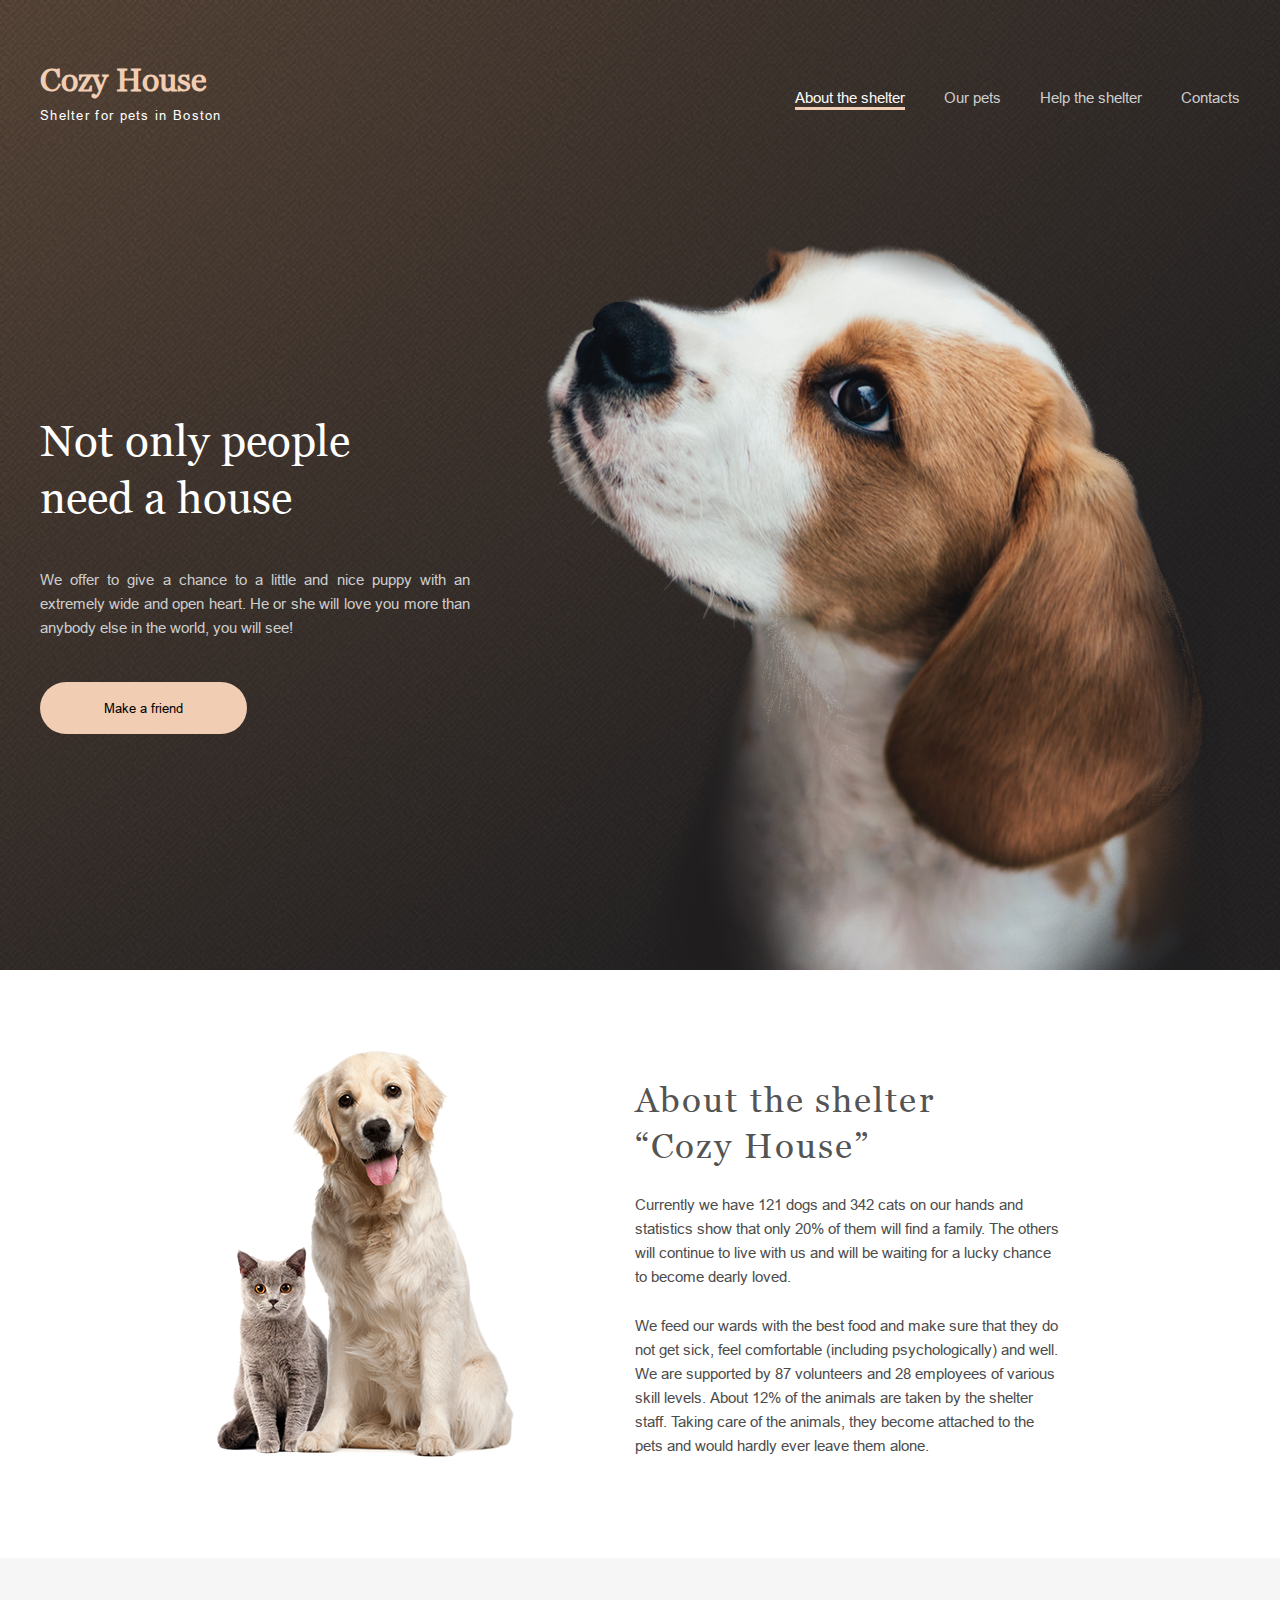
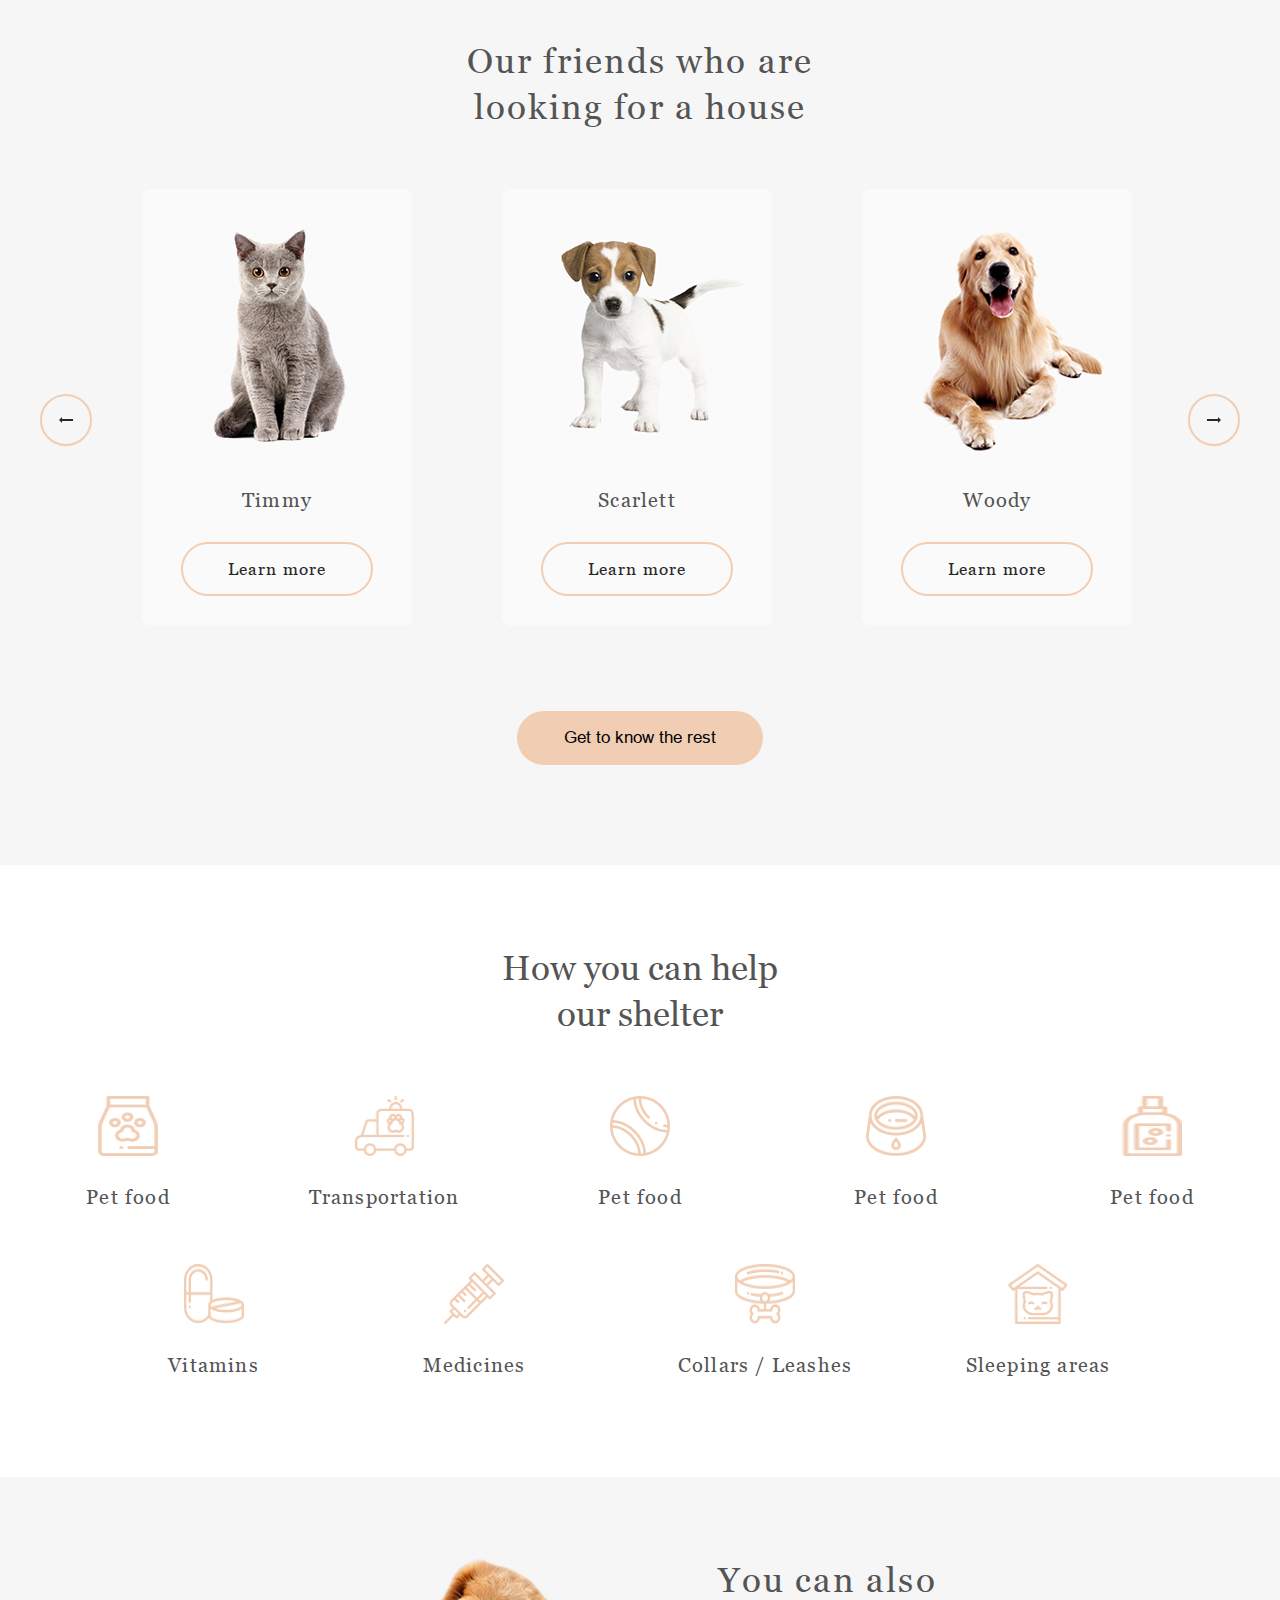
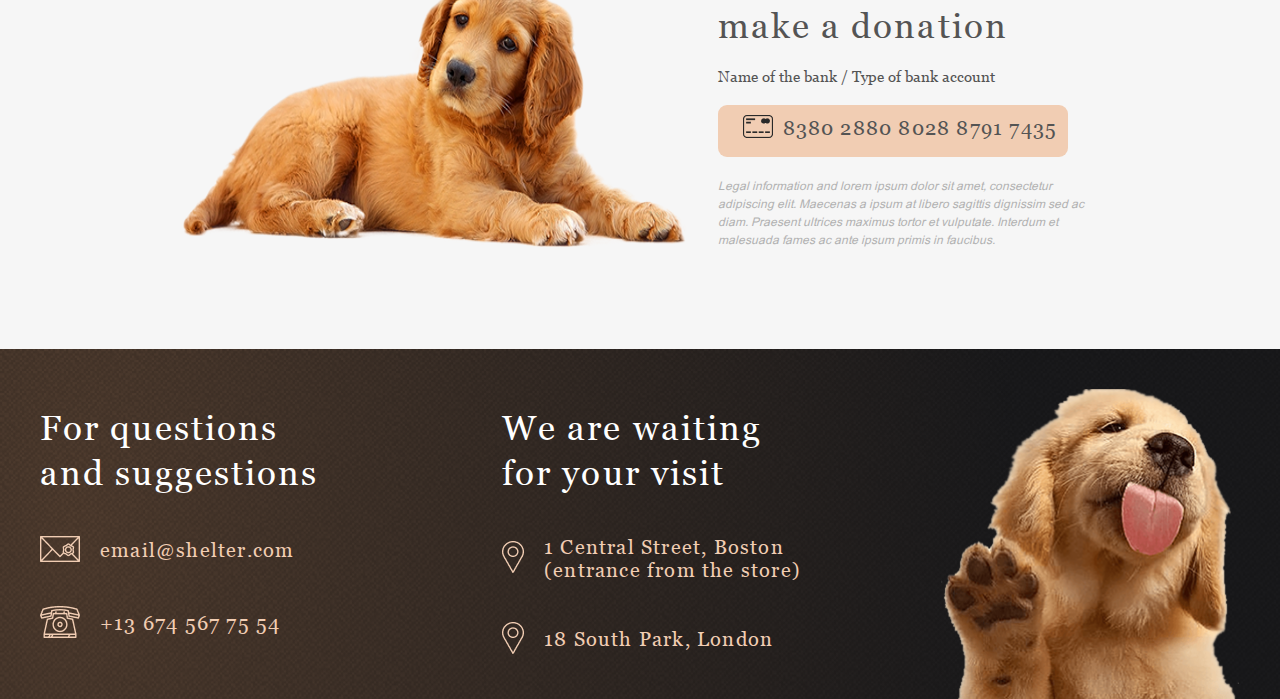
<file: pages/main/index.html>
<!DOCTYPE html>
<html lang="en">
<head>
    <meta charset="UTF-8">
    <meta name="viewport" content="width=device-width, initial-scale=1.0">
    <link rel="stylesheet" href="style.css">
    <title>Cozy House</title>
    <link rel="icon" href="../../assets/icons/paws.png">
</head>


<body>
<div class="slide-popup">
    <div class="popup" id="slider_popup">

        <div class="about-pets">
            <img src="../../assets/images/jennifer.png" class="about-pets-img" alt="dog-jennifer">
            <div class="about-pets-desc">
                <h3 class="pet-name">Jennifer</h3>
                <div class="pet-title-box">
                    <h4 class="pet-origin">Dog </h4>
                    <p class="dash"> - </p>
                    <h4 class="breed"></h4>
                </div>
                <h5 class="pet-descr">Jennifer is a sweet 2 months old Labrador that is patiently waiting
                    to find a new forever home. This girl really enjoys being able to go outside to run
                    and play, but won't hesitate to play up a storm in the house if she has all of her
                    favorite toys.</h5>
                <ul>
                    <li>Age: <span class="pet-age"></span></li>
                    <li>Inoculations: <span class="pet-inoculations"></span></li>
                    <li>Diseases: <span class="pet-diseases"></span></li>
                    <li>Parasites: <span class="pet-parasites"></span></li>
                </ul>
            </div>
        </div>
        <div class="exit-radius" onclick="return_menu(),hideburger()">
            <img src="../../assets/icons/X.png" id="exit_button" alt="exit">
        </div>
    </div>
</div>

<div class="burger">
    <div class="burger-logo-exit">
        <a class="logo-link burger-title-box" href="index.html">
            <h1 class="Title">Cozy House</h1>
            <p class="subtitile">Shelter for pets in Boston</p>
        </a>

        <img src="../../assets/icons/menu-burger.svg" class="burger-exit-menu" id="burger-exit-menu" alt="burger-menu">
    </div>
    <nav class="burger-menu">
        <a href="#start-screen" class="burger-menu-links" onclick="hideburger()">About the shelter</a>
        <a href="../pets/index.html" class="burger-menu-links">Our pets</a>
        <a href="#help" class="burger-menu-links" onclick="hideburger()">Help the shelter</a>
        <a href="#footer" class="burger-menu-links" onclick="hideburger()">Contacts</a>
    </nav>
</div>
<div class="overlay" id="overlay" onclick="return_menu(),hideburger()"></div>

<div class="logo-gradient">
    <header>
        <div class="container">
            <div class="header">
                <div class="logo" id="logo">
                    <a class="logo-link" href="#start-screen">
                        <h1 class="Title">Cozy House</h1>
                        <p class="subtitile">Shelter for pets in Boston</p>
                    </a>
                </div>
                <nav class="nav_menu">
                    <a href="#start-screen" class="nav_menu_start_link start-burger-menu">About the shelter</a>
                    <a href="../pets/index.html" class="start-burger-menu" >Our pets</a>
                    <a href="#help" class="start-burger-menu">Help the shelter</a>
                    <a href="#footer" class="start-burger-menu">Contacts</a>
                </nav>
                <div class="burger-logo" id="burgerLogo">
                    <img src="../../assets/icons/menu-burger.svg" alt="">
                </div>
            </div>
        </div>
    </header>
    <div class="container">
        <div class="start_screen" id="start-screen">

            <div class="content">
                <h2 class="content-title">Not only people need a house</h2>
                <p class="content-text">We offer to give a chance to a little and nice puppy with an extremely wide and
                    open heart. He or she
                    will love you more than anybody else in the world, you will see!</p>
                <button class="make_friend_button">Make a friend</button>
            </div>
            <img src="../../assets/images/start-screen-puppy.png" class="start_screen-image" alt="start-screen-puppy">
        </div>
    </div>

</div>

<main>
    <div class="container">
        <div class="about">
            <img class="about-img" src="../../assets/images/about-pets.png" alt="about cat and dog"/>
            <div class="about-content">
                <h3 class="about-title">About the shelter “Cozy House”</h3>
                <p class="subheading">Currently we have 121 dogs and 342 cats on our hands and statistics show that
                    only
                    20% of them will find
                    a family. The others will continue to live with us and will be waiting for a lucky chance to
                    become
                    dearly loved.</p>
                <p class="subheading">We feed our wards with the best food and make sure that they do not get sick,
                    feel
                    comfortable
                    (including psychologically) and well. We are supported by 87 volunteers and 28 employees of
                    various
                    skill levels. About 12% of the animals are taken by the shelter staff. Taking care of the
                    animals,
                    they become attached to the pets and would hardly ever leave them alone.</p>
            </div>
        </div>
    </div>
    <div class="background-grey">
        <div class="container">
            <div class="slider-part">
                <div class="slider-title-box">
                    <h3 class="slider-title">Our friends who
                        are looking for a house</h3>
                </div>
                <div class="slider">
                    <div class="slider-container">
                        <div class="slider-arrow-left slider-arrow btn" id="slideLeft">
                            <img src="../../assets/icons/Arrow.png" alt="">
                        </div>
                        <div class="slider-view-container" id="sliderView">

                        </div>
                        <div class="slider-arrow-right slider-arrow btn" id="slideRight">
                            <img src="../../assets/icons/Arrow.png" alt="">
                        </div>


                    </div>
                </div>
                <div class="mobile-arrow">
                    <div class="slider-arrow-left slider-arrow btn" id="slideLeftMobile">
                        <img src="../../assets/icons/Arrow.png" alt="">
                    </div>
                    <div class="slider-arrow-right slider-arrow btn" id="slideRightMobile">
                        <img src="../../assets/icons/Arrow.png" alt="">
                    </div>
                </div>
                <div class="button-box">
                    <a href="../pets/index.html">
                        <button class="button-get-to-know">Get to know the rest</button>
                    </a>
                </div>
            </div>
        </div>
    </div>
    <div>
        <div class="container">
            <div class="help" id="help">
                <div class="help-title-box">
                    <h3 class="help-title">How you can help
                        our shelter</h3>
                </div>
                <div class="help-links">
                    <div class="shelter_elements">
                        <img src="../../assets/icons/Vector.png" class="help-images" alt="vector">
                        <h4 class="shelter-cards-names">Pet food</h4>
                    </div>
                    <div class="shelter_elements">
                        <img src="../../assets/icons/transportation.png" class="help-images" alt="transportation">
                        <h4 class="shelter-cards-names">Transportation</h4>
                    </div>
                    <div class="shelter_elements">
                        <img src="../../assets/icons/toys.png" class="help-images" alt="toys">
                        <h4 class="shelter-cards-names">Pet food</h4>
                    </div>
                    <div class="shelter_elements">
                        <img src="../../assets/icons/bowls-and-cups.png" class="help-images" alt="bowls and cups">
                        <h4 class="shelter-cards-names">Pet food</h4>
                    </div>
                    <div class="shelter_elements">
                        <img src="../../assets/icons/shampoos.png" class="help-images" alt="shampoos">
                        <h4 class="shelter-cards-names">Pet food</h4>
                    </div>
                    <div class="shelter_elements">
                        <img src="../../assets/icons/vitamins.png" class="help-images" alt="vitamins">
                        <h4 class="shelter-cards-names">Vitamins</h4>
                    </div>
                    <div class="shelter_elements">
                        <img src="../../assets/icons/medicines.png" class="help-images" alt="medicines">
                        <h4 class="shelter-cards-names">Medicines</h4>
                    </div>
                    <div class="shelter_elements">
                        <img src="../../assets/icons/collars-or-leashes.png" class="help-images" alt="collars">
                        <h4 class="shelter-cards-names">Collars / Leashes</h4>
                    </div>
                    <div class="shelter_elements">
                        <img src="../../assets/icons/sleeping-area.png" class="help-images" alt="sleeping area">
                        <h4 class="shelter-cards-names">Sleeping areas</h4>
                    </div>
                </div>
            </div>
        </div>
    </div>
    <div class="background-grey">
        <div class="container">
            <div class="donation" id="donation">
                <img src="../../assets/images/donation-dog.png" class="donation-dog-img" alt="red dog">
                <div class="donation-docs">
                    <h3 class="donation-title">You can also make a donation</h3>
                    <h5 class="donation-subhead">Name of the bank / Type of bank account</h5>
                    <div class="credit_card">

                        <a href="https://zessh1.github.io/shelter/pages/main/index.html">
                            <img src="../../assets/icons/credit-card.png" class="credit_card-img" alt="credit card">
                        </a>
                        <h4><a href="https://zessh1.github.io/shelter/pages/main/index.html" class="donation-account" >8380 2880 8028 8791 7435</a></h4>
                    </div>
                    <p class="donation-text">Legal information and lorem ipsum dolor sit amet, consectetur adipiscing elit.
                        Maecenas a ipsum at
                        libero
                        sagittis dignissim sed ac diam. Praesent ultrices maximus tortor et vulputate. Interdum et malesuada
                        fames ac ante ipsum primis in faucibus.</p>
                </div>

            </div>
        </div>
    </div>

</main>
<footer>
    <div class="container" id="footer">
        <div class="footer-flex">
            <div class="footer_padding">
                <div class="footer-contacts">
                    <div class="footer_box">
                        <h3 class="footer_h3">For questions and suggestions</h3>
                        <div class="footer_contacts footer-locations">
                            <a href="mailto:myemail@site.com?Subject=Some%20subject" target="_blank">
                                <img src="../../assets/icons/mail.png" alt="mail">
                            </a>
                            <a href="mailto:myemail@site.com?Subject=Some%20subject" class="footer_h4 del-a-affects" target="_blank">email@shelter.com</a>
                        </div>
                        <div class="footer_contacts footer-locations">
                            <a href="tel:+1-303-499-7111" target="_blank">
                                <img src="../../assets/icons/phone.png" alt="phone">
                            </a>
                            <a href="tel:+1-303-499-7111" class="footer_h4 del-a-affects" target="_blank">+13 674 567 75 54</a>
                        </div>
                    </div>
                    <div class="footer_box">

                        <h3 class="footer_h3 ">We are waiting for your visit</h3>

                        <div class="footer_contacts footer-locations">
                            <a href="https://www.google.com/maps/place/1+Central+St,+Framingham,+MA+01701,+USA/@42.3252039,
                            -71.4050708,16z/data=!4m8!1m2!2m1!1s1+Central+Street,+Boston+(entrance+from+the+store)
                            !3m4!1s0x89e388b0b33023dd:0x590b8cbbc78a6635!8m2!3d42.3253624!4d-71.4002109" target="_blank">
                                <img src="../../assets/icons/pin.png" alt="pin">
                            </a>
                            <a href="https://www.google.com/maps/place/1+Central+St,+Framingham,+MA+01701,+USA/@42.3252039,
                            -71.4050708,16z/data=!4m8!1m2!2m1!1s1+Central+Street,+Boston+(entrance+from+the+store)
                            !3m4!1s0x89e388b0b33023dd:0x590b8cbbc78a6635!8m2!3d42.3253624!4d-71.4002109"
                               class="footer_h4 del-a-affects" target="_blank">1 Central Street, Boston (entrance from the store)</a>
                        </div>

                        <div class="footer_contacts footer-locations">
                            <a href="https://www.google.com/maps/place/South+Park+Court,+18+S+Park+Rd,
                            +London+SW19+8TD,+UK/@51.4202718,-0.2023686,17z/data=!3m1!4b1!4m5!3m4!1s0x487608baa7401b31:
                            0x18e66d9fcd2f7d77!8m2!3d51.4202685!4d-0.2001799" target="_blank">
                                <img src="../../assets/icons/pin.png" alt="pin">
                            </a>
                            <a href="https://www.google.com/maps/place/South+Park+Court,+18+S+Park+Rd,+London+SW19+8TD,
                            +UK/@51.4202718,-0.2023686,17z/data=!3m1!4b1!4m5!3m4!1s0x487608baa7401b31:0x18e66d9fcd2f7d77!
                            8m2!3d51.4202685!4d-0.2001799" class="footer_h4 del-a-affects" target="_blank">18 South Park, London </a>
                        </div>
                    </div>
                </div>

                <img src="../../assets/images/footer-puppy.png" class="footer-puppy" alt="puppy">
            </div>


            </div>
    </div>
</footer>

<script src="script.js"></script>

</body>
</html>
</file>
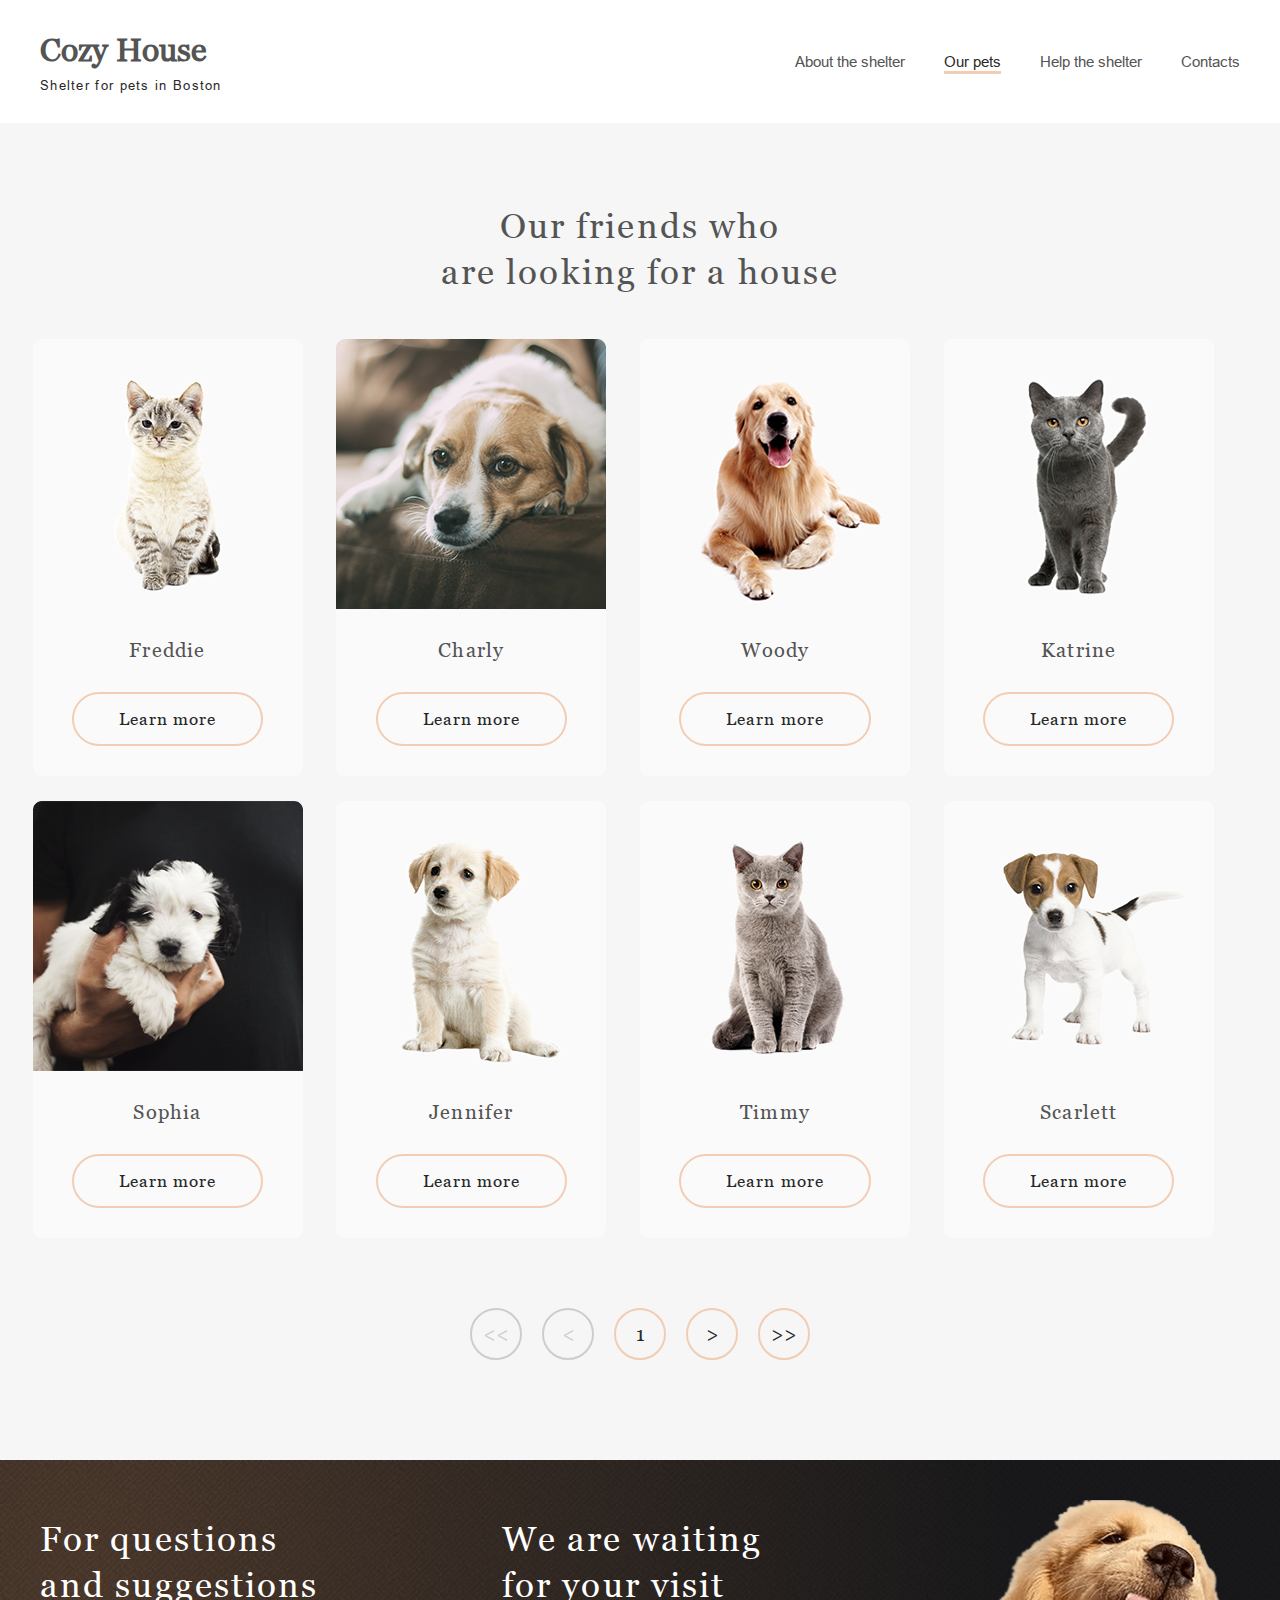
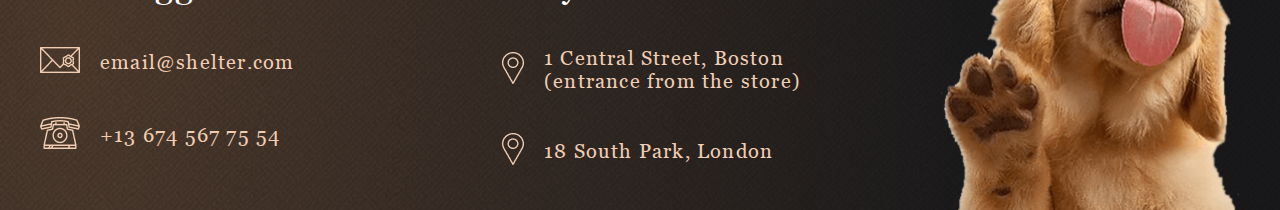
<file: pages/pets/index.html>
<!DOCTYPE html>
<html lang="en">
<head>
    <meta charset="UTF-8">
    <meta name="viewport" content="width=device-width, initial-scale=1.0">
    <link rel="stylesheet" href="../main/style.css">
    <link rel="stylesheet" href="style.css">
    <title>Cozy House</title>
    <link rel="icon" href="../../assets/icons/paws.png">
</head>
<body>
<div class="slide-popup">
    <div class="popup" id="slider_popup">

        <div class="about-pets">
            <img src="../../assets/images/jennifer.png" class="about-pets-img" alt="dog-jennifer">
            <div class="about-pets-desc">
                <h3 class="pet-name">Jennifer</h3>
                <div class="pet-title-box">
                    <h4 class="pet-origin">Dog </h4>
                    <p class="dash"> - </p>
                    <h4 class="breed"></h4>
                </div>
                <h5 class="pet-descr">Jennifer is a sweet 2 months old Labrador that is patiently waiting
                    to find a new forever home. This girl really enjoys being able to go outside to run
                    and play, but won't hesitate to play up a storm in the house if she has all of her
                    favorite toys.</h5>
                <ul>
                    <li>Age: <span class="pet-age"></span></li>
                    <li>Inoculations: <span class="pet-inoculations"></span></li>
                    <li>Diseases: <span class="pet-diseases"></span></li>
                    <li>Parasites: <span class="pet-parasites"></span></li>
                </ul>
            </div>
        </div>
        <div class="exit-radius" onclick="return_menu()">
            <img src="../../assets/icons/X.png" id="exit_button" alt="exit">
        </div>
    </div>
</div>

<div class="burger">
    <div class="burger-logo-exit">
        <a href="../main/index.html" class="logo-link">
            <div class="burger-log">
                    <p class="burger-Title">Cozy House</p>
                    <p class="subtitile burger-subtitle">Shelter for pets in Boston</p>
            </div>
        </a>
        <img src="../../assets/icons/menu-burger.svg" class="burger-exit-menu" id="burger-exit-menu" alt="burger-menu">
    </div>
    <nav class="burger-menu">
        <a href="../main/index.html" class="burger-menu-links">About the shelter</a>
        <a href="../pets/index.html" class="burger-menu-links">Our pets</a>
        <a href="../main/index.html#help" class="burger-menu-links">Help the shelter</a>
        <a href="#footer" class="burger-menu-links" onclick="hideburger()">Contacts</a>
    </nav>
</div>
<div class="overlay" id="overlay" onclick="return_menu(),hideburger()"></div>
<header>
    <div class="container">
        <div class="header-fixed">
            <div class="header">
                <div class="logo" id="logo">
                    <a class="logo-link" href="../main/index.html">
                        <h1 class="Title">Cozy House</h1>
                        <p class="subtitile">Shelter for pets in Boston</p>
                    </a>
                </div>
                <nav class="nav_menu">
                    <a href="../main/index.html" class="start-burger-menu">About the shelter</a>
                    <a href="../pets/index.html" class="nav_menu_start_link start-burger-menu" >Our pets</a>
                    <a href="../main/index.html#help" class="start-burger-menu">Help the shelter</a>
                    <a href="#footer" class="start-burger-menu">Contacts</a>
                </nav>
                <div class="burger-logo" id="burgerLogo">
                    <img src="../../assets/icons/menu-burger.svg" alt="">
                </div>
            </div>
        </div>
    </div>
</header>

<main>

    <div class="main">
        <div class="container">
            <div class="main-body">

                <div class="our-friends-title-box">
                    <h3 class="our-friends-title">Our friends who<br>are looking for a house</h3>
                </div>
                <div class="centered">
                    <div class="our-pets-grid-box">
                    </div>
                </div>
                <div class="pagination-box">
                    <button class="pagination-btn btn"  id="pagination-left-full-jump"><<</button>
                    <button class="pagination-btn btn"  id="pagination-left-jump"><</button>
                    <button class="pagination-btn pagination-active btn" id="pagination-page">1</button>
                    <button class="pagination-btn btn btn-clickable" id="pagination-right-jump"  type="button">></button>
                    <button class="pagination-btn btn btn-clickable" id="pagination-right-full-jump">>></button>
                </div>
            </div>


        </div>

    </div>
</main>
<footer>
    <div class="container" id="footer">
        <div class="footer-flex">
            <div class="footer_padding">
                <div class="footer-contacts">

                    <div class="footer_box">
                        <h3 class="footer_h3">For questions and suggestions</h3>
                        <div class="footer_contacts footer-locations">
                            <a href="mailto:myemail@site.com?Subject=Some%20subject" target="_blank">
                                <img src="../../assets/icons/mail.png" alt="mail">
                            </a>
                            <a href="mailto:myemail@site.com?Subject=Some%20subject" class="footer_h4 del-a-affects" target="_blank">email@shelter.com</a>
                        </div>
                        <div class="footer_contacts footer-locations">
                            <a href="tel:+1-303-499-7111" target="_blank">
                                <img src="../../assets/icons/phone.png" alt="phone">
                            </a>
                            <a href="tel:+1-303-499-7111" class="footer_h4 del-a-affects" target="_blank">+13 674 567 75 54</a>
                        </div>
                    </div>
                    <div class="footer_box">

                        <h3 class="footer_h3 ">We are waiting for your visit</h3>

                        <div class="footer_contacts footer-locations">
                            <a href="https://www.google.com/maps/place/1+Central+St,+Framingham,+MA+01701,+USA/@42.3252039,
                            -71.4050708,16z/data=!4m8!1m2!2m1!1s1+Central+Street,+Boston+(entrance+from+the+store)
                            !3m4!1s0x89e388b0b33023dd:0x590b8cbbc78a6635!8m2!3d42.3253624!4d-71.4002109" target="_blank">
                                <img src="../../assets/icons/pin.png" alt="pin">
                            </a>
                            <a href="https://www.google.com/maps/place/1+Central+St,+Framingham,+MA+01701,+USA/@42.3252039,
                            -71.4050708,16z/data=!4m8!1m2!2m1!1s1+Central+Street,+Boston+(entrance+from+the+store)
                            !3m4!1s0x89e388b0b33023dd:0x590b8cbbc78a6635!8m2!3d42.3253624!4d-71.4002109"
                               class="footer_h4 del-a-affects" target="_blank">1 Central Street, Boston (entrance from the store)</a>
                        </div>

                        <div class="footer_contacts footer-locations">
                            <a href="https://www.google.com/maps/place/South+Park+Court,+18+S+Park+Rd,
                            +London+SW19+8TD,+UK/@51.4202718,-0.2023686,17z/data=!3m1!4b1!4m5!3m4!1s0x487608baa7401b31:
                            0x18e66d9fcd2f7d77!8m2!3d51.4202685!4d-0.2001799" target="_blank">
                                <img src="../../assets/icons/pin.png" alt="pin">
                            </a>
                            <a href="https://www.google.com/maps/place/South+Park+Court,+18+S+Park+Rd,+London+SW19+8TD,
                            +UK/@51.4202718,-0.2023686,17z/data=!3m1!4b1!4m5!3m4!1s0x487608baa7401b31:0x18e66d9fcd2f7d77!
                            8m2!3d51.4202685!4d-0.2001799" class="footer_h4 del-a-affects" target="_blank">18 South Park, London </a>
                        </div>
                    </div>
                </div>


                <img src="../../assets/images/footer-puppy.png" class="footer-puppy" alt="puppy">

            </div>
        </div>
    </div>
</footer>
<script src="script.js"></script>
</body>
</html>
</file>
<file: pages/main/style.css>
body{
    margin:0;
}
footer {
    background-image: url("../../assets/images/footer-gradient-background.svg");
    background-repeat: no-repeat;
    background-size: cover;
}
.footer_box {
    max-width: 302px;
    padding-top: 16px;
}
.dash {
    margin: 0;
    font-size: 25px;
    margin-left: 5px;
}
.slider-view{
    margin-bottom: 25px;
}
.logo-link {
    text-decoration: none;
}
.footer_flex {
    display: flex;
    margin-top: 16px;
    justify-content: space-between;

}
.footer-contacts {
    display: flex;
}
@font-face {
    font-family: 'Georgia';
    src: url("../../assets/fonts/Georgia.ttf");

}
@font-face {
    font-family: Arial;
    src: url("../../assets/fonts/arial.ttf");
}
.donation-text {
    color: #B2B2B2;
    margin-top: 20px;
    margin-bottom: 0;
    font-family: Arial;
    font-style: italic;
    font-weight: 400;
    font-size: 12px;
    line-height: 18px;
    max-width: 380px;
}
.shelter_elements:nth-child(6) {
    margin-left: 171px;
    margin-top: 55px;
    white-space: nowrap;

}
.shelter_elements:nth-child(7) {
    margin-top: 55px;
    margin-left: 180px;
    white-space: nowrap;

}
.shelter_elements:nth-child(8) {
    margin-left: 250px;
    margin-top: 55px;
    white-space: nowrap;
  }

.shelter_elements:nth-child(9) {
    margin-left: 270px;
    margin-top: 55px;
    white-space: nowrap;

}

.donation-subhead {
    color: #545454;
    font-family: Georgia;
    font-style: normal;
    font-weight: 400;
    font-size: 15px;
    line-height: 110%;
    margin-top: 20px;
}
.shelter-cards-names {
    font-family: Georgia;
    font-style: normal;
    font-weight: 400;
    font-size: 20px;
    letter-spacing: 0.06em;
    color: #545454;
    margin-top: 30px;
    line-height: 115%;
}
.about-title {
    color: #545454;
    letter-spacing: 0.06em;
    font-weight: 400;
    font-size: 35px;
    line-height: 130%;
    font-family: Georgia;
    font-style: normal;
    max-width: 370px;
}
.burger-title-box {
    display: none;
    text-decoration: none;
    margin-leftright: 10px;
    marin-top: 30px;
}
div{
    box-sizing: border-box;
}
.background-grey {
    background-color: #F6F6F6
}

.logo-gradient {
    background-image: url("../../assets/images/start-screen-gradient-background.svg");
    background-repeat: no-repeat;
    background-size: cover;
}
.footer-locations {
    margin-top: 40px;
}
.burger-logo-exit {
    display: flex;
    justify-content: space-between;
    margin-right: 53px;
    align-items: center;
    padding-top: 30px;
    margin-left: 10px;
}
.burger-exit-menu {
    transform: rotate(90deg);
}
.subtitile {
    font-family: Arial;
    font-style: normal;
    font-weight: 400;
    font-size: 13px;
    line-height: 15px;
    margin-top: 10px;
    color: #FFFFFF;
    letter-spacing: 0.1em;
}
.burger-subtitle {
    margin-left: 12px;
}
.burger-logo{
    display: none;
    margin-left: 5px;
    margin-top: 20px;
    position: fixed;
    right: 35px;
    z-index: 5;
}
.burger{
    position: fixed;
    height: 100%;
    width: 320px;
    background-color: #292929;
    right: -330px;
    z-index: 5;
    transition: 5s;
}
.burger.active{
    right: 0;
}
.burger-menu{
    display: flex;
    flex-direction: column;
    margin-top: 150px;
}
.burger-menu-links{
    font-family: Arial;
    font-style: normal;
    font-size: 32px;
    text-align: center;
    margin-bottom: 40px;
    text-decoration: none;
    color: #CDCDCD;
    margin-left: 35px;
}
header{
    top: 0;
    left: 0;
    width: 100%;
}
.overlay{
    display: none;
    position: fixed;
    top:0;
    left:0;
    height: 100%;
    width: 100%;
    background: rgba(41, 41, 41, 0.6);
    z-index: 2;
}
.overlay.active {
    display: flex;
}
.start_screen-image {
    width: 100%;
    max-width: 698px;
    height: 728px;
}
.container{
    max-width: 1280px;
    width: 100%;
    margin: 0 auto;
}
.pet-title-box {
    display: flex;
    margin-top: 10px;
}
.header {
    display: flex;
    justify-content: space-between;
    align-items: center;
    padding-right: 40px;
    padding-left: 40px;
    padding-top: 60px;
}
.donation-dog-img{
    max-width: 505px;
    width: 100%;
}

.Title {
    color: #F1CDB3;
    font-size: 32px;
    font-family: Georgia;
    margin: 0;

}
.burger-Title {
    color: #F1CDB3;
    font-size: 32px;
    font-family: Georgia;
    margin-top: 30px;
    margin-left: 10px;

}
nav a {

}
.btn{
    display: flex;
    align-items: center;
    justify-content: center;
    border-radius: 50%;
    border:2px solid #F1CDB3;
    cursor: pointer;
}
.start-burger-menu {
    font-family: Arial;
    font-style: normal;
    font-weight: 400;
    font-size: 15px;
    line-height: 160%;
    text-decoration: none;
    color: #CDCDCD;
    margin-left: 35px;
}
.start-burger-menu:hover {
    color: #FAFAFA;
    padding-bottom: 1px;
    border-bottom: 3px #F1CDB3 solid;
}
.btn:hover{
    background-color: #F1CDB3;

}
.nav_menu_start_link {
    color: #FAFAFA;
    padding-bottom: 1px;
    border-bottom: 3px #F1CDB3 solid;
}
.start_screen {
    display: flex;
    justify-content: space-between;
    padding-right: 40px;
    padding-left: 40px;
    padding-top: 106px;
}
.make_friend_button {
    width: 207px;
    height: 52px;
    border-radius: 100px;
    padding: 15px 45px 15px 45px;
    background-color: #F1CDB3;
    border: #F1CDB3;
    margin-top: 42px;
}
.about {
    display: flex;
    justify-content: center;
    align-items: flex-end;
    margin-right: 40px;
    margin-left: 40px;
    margin-bottom: 100px;
}

.content {
    margin-top: 170px;
    max-width: 430px;
    width: 100%;
    height: 380px;
    text-align: justify;
}
.about-content{
    max-width: 430px;
    margin-top: 90px;
    margin-left: 120px;
}
.subheading {
    color: #4C4C4C;
    font-family: Arial;
    font-style: normal;
    font-weight: 400;
    font-size: 15px;
    margin-top: 25px;
    margin-bottom: 0;
    line-height: 160%;
    max-width: 430px;
}
.about-img{
    object-fit: cover;
    height: 408px;
    margin-top: 80px;
}
.donation {
    padding-top: 80px;
    padding-bottom: 100px;

    display: flex;
    justify-content: center;
}
.donation-account {
    text-decoration: none;
    color: #545454;
    font-family: Georgia;
    font-style: normal;
    font-weight: 400;
    font-size: 20px;
    line-height: 115%;
    letter-spacing: 0.06em;
}
.donation-docs {
    margin-left:30px;
    max-width: 380px;
    width: 100%;
}
.credit_card-img {
    width: 30px;
    height: 23px;
    margin-left: 10px;
    margin-right: 10px;
}
.credit_card {
    margin-top: 20px;
    display: flex;
    padding: 10px 10px 15px 15px;
    border-radius: 9px;
    background-color: #F1CDB3;
    align-items: center;
    max-width: 350px;

}
.help-title-box {
    display: flex;
    justify-content: center;
    align-items: center;
}
.help-title {
    max-width: 308px;
    text-align: center;
    padding-top: 80px;
    margin-bottom: 60px;
    color: #545454;
}
.help-links {
    display: grid;
    grid-template-columns: 20% 20% 20% 20% 20%;
    margin-bottom: 100px;
}
.help-images {
    width: 60px;
    height: 60px
}

.footer_contacts {
    display: flex;
    align-items: center;


}
.footer_contacts img {
    padding-right: 20px;
}
h2 {
    font-family: Georgia;
    font-style: normal;
    font-weight: 400;
    font-size: 44px;
    line-height: 130%;
    margin: 0;
}
.content-title {
    color: #FFFFFF;
    max-width: 310px;
}
.content-text {
    color: #CDCDCD;
    margin-top: 42px;
    margin-bottom: 0;
    max-width: 460px;
    font-family: Arial;
    font-style: normal;
    font-weight: 400;
    font-size: 15px;
    line-height: 160%;
}
h2 {
    margin: 0;
}
h3 {
    font-family: 'Georgia';
    font-style: normal;
    font-weight: 400;
    font-size: 35px;
    line-height: 130%;
    margin: 0;
}
h4 {
    font-family: Georgia;
    font-style: normal;
    font-weight: 400;
    font-size: 20px;
    line-height: 115%;
    margin: 0;
}
h5 {
    font-family: Georgia;
    font-style: normal;
    font-weight: 400;
    font-size: 15px;
    line-height: 110%;
    margin: 0;
}
.footer_padding {
    display: flex;
    padding-left: 40px;
    padding-right: 40px;
    padding-top: 40px;
    justify-content: space-between;
}

.footer-puppy {
    max-width: 300px;
    width: 100%;
    height: 310px;
}
.slider-title-box {
    display: flex;
    justify-content: center;
    align-items: center;
    margin-right: 40px;
    margin-left: 40px;
}
.slider-title {
    max-width: 400px;
    text-align: center;
    padding-top: 80px;
    margin-bottom: 60px;
    letter-spacing: 0.06em;
    color: #545454;
}

.slider{
    width: 100%;
    padding-right: 40px;
    padding-left: 40px;

}
.slider-container{
    display: flex;
    align-items: center;
    justify-content: center;
}
.slider-arrow{
    height: 52px;
    min-width: 52px;
}

.slider-arrow-left{
    margin-right: 50px;
}
.slider-arrow-right{
    margin-left: 50px;
    transform: rotate(180deg);
}
.slider-view-container{
    display: flex;
    width: 100%;
    overflow: hidden;
    overflow-x: scroll;
    scroll-behavior: smooth;
    -webkit-overflow-scrolling: touch;
    -ms-overflow-style: none;
    scrollbar-width: none;
}
.slider-view-container::-webkit-scrollbar {
    display: none;  /* Safari and Chrome */
}
.slider-view{
    display: flex;
    flex-direction: column;
    align-items: center;
    background-color: #FAFAFA;
    border-radius: 9px;
    width: 270px;
    margin-right: 90px;
 }
.slider-view:last-child{
    margin-right: 0;
}
.slider-view-name{
    font-family: Georgia;
    font-style: normal;
    font-weight: 400;
    font-size: 20px;
    letter-spacing: 0.06em;
    line-height: 23px;
    color: #545454;
    margin: 30px 0;
}
.learn-more{
    margin-bottom: 30px;
    font-size: 17px;
    padding: 15px 45px;
    color:#292929;
    background-color: #FAFAFA;
    border-radius: 100px;
    letter-spacing: 0.06em;
    font-family: Georgia;
    font-style: normal;
    font-weight: 400;
}
.slider-view:hover .learn-more{
    background-color: #F1CDB3;
}
.button-get-to-know {

    border-radius: 100px;
    padding: 15px 45px 15px 45px;
    gap: 10px;
    background-color: #F1CDB3;
    font-size: 17px;
    border:2px solid #F1CDB3;
    cursor: pointer;
}
.button-box {
    display: flex;
    justify-content: center;
    margin-top: 60px;
    padding-bottom: 100px;
}
.exit-radius {
    display: flex;
    justify-content: center;
    align-items: center;
    border: 2px solid #F1CDB3;
    box-sizing: border-box;
    border-radius: 100px;
    width: 52px;
    height: 52px;
    cursor: pointer;
}
.exit-radius:hover {
    border: 3px solid #1f23f3;
    background-color: #FFFFFF;
}
.slide-popup{
    display: none;
    align-items: center;
    justify-content: center;
    width: 100%;
    height: 100vh;
    position: fixed;
    z-index: 5;
}
.slide-popup.active{
    display: flex;
}
.popup{
    display: flex;
}
.about-pets {
    display: flex;
    border-radius: 9px;
    background: #FAFAFA;
    margin-top: 50px;
}
.about-pets:hover + .exit-radius{
        border: 3px solid #1f23f3;
        background-color: #FFFFFF;
}
.about-pets-desc {
    max-width: 400px;
    margin-left: 10px;
}
.breed {
    font-family: Georgia;
    margin-left: 5px;
}
.about-pets-img {
    width: 500px;
    height: 500px;
}
.pet-name {
    color: #000000;
    margin-top: 50px;
    margin-bottom: 0;
}
.pet-origin {
    font-family: Georgia;
    font-style: normal;
    font-weight: 400;
    font-size: 20px;
    line-height: 115%;
    margin-bottom: 0;
}
.pet-descr {
    margin-top: 40px;
    margin-bottom: 40px;
}
.shelter_elements {
    display: flex;
    flex-direction: column;
    align-items: center;
}
.footer_h3 {
    color: #FFFFFF;
    font-family: Georgia;
    font-style: normal;
    font-weight: 400;
    font-size: 35px;
    line-height: 130%;
    letter-spacing: 0.06em;
    max-width: 500px;
}
.del-a-affects {
    text-decoration: none;
}
.footer_h4 {
    color: #F1CDB3;
    font-family: Georgia;
    font-style: normal;
    font-weight: 400;
    font-size: 20px;
    line-height: 115%;
    letter-spacing: 0.06em;
}
.donation-title {
    color: #545454;
    font-family: Georgia;
    font-style: normal;
    font-weight: 400;
    font-size: 35px;
    line-height: 130%;
    letter-spacing: 0.06em;
    max-width: 300px;

}
.mobile-arrow{
    padding: 0 87px;
    justify-content: space-between;
    margin-top: 20px;
    display: none;
}
.footer_box:nth-child(2) {
    margin-left: 160px;
}

@media only screen and (max-width: 1279px) {

    .footer_box:nth-child(2) {
        margin-left: 60px;
    }
    .shelter_elements:nth-child(1) {
        margin-top: 55px;
        white-space: nowrap;

    }
    .shelter_elements:nth-child(2) {
        margin-top: 55px;
        white-space: nowrap;

    }
    .shelter_elements:nth-child(3) {
        margin-top: 55px;
        white-space: nowrap;

    }
    .shelter_elements:nth-child(4) {
        margin-top: 55px;
        white-space: nowrap;

    }
    .shelter_elements:nth-child(5) {
        margin-top: 55px;
        white-space: nowrap;

    }

    .shelter_elements:nth-child(6) {
        margin-left: 0;
        white-space: nowrap;

    }
    .shelter_elements:nth-child(7) {
        margin-left: 0;
        white-space: nowrap;

    }
    .shelter_elements:nth-child(8) {
        margin-left: 0;
        white-space: nowrap;

    }

    .shelter_elements:nth-child(9) {
        margin-left: 0;
        white-space: nowrap;

    }


    .footer-puppy {
        margin-top: 65px;
    }
    .help-links {
        display: grid;
        grid-template-columns: 33% 33% 33%;
    }
    .slider-arrow{
        display: flex;
    }
    .mobile-arrow .slider-arrow{
        display: flex;
    }
    .donation-docs{
        margin-left: 0;
    }
    .header {
        padding-right: 30px;
        padding-left: 30px;
        padding-top: 30px;
    }
    .start_screen {
        flex-direction: column;
        justify-content: center;
        align-items: center;
        padding-right: 0;
        padding-left: 0;
    }
    .footer_padding {

        flex-direction: column;
        align-items: center;
        justify-content: center;
        padding-top: 30px;
    }
    .footer_box {
        padding-top: 0;
    }
    .footer_box {
        margin-right: 61px;
    }
    .content {
        margin-top: 60px;
        padding: 0 10px;
    }
    .start_screen-image {
        width: 100%;
        max-width: 569px;
        height: 593px;
    }
    .about {
        flex-direction: column-reverse;
        justify-content: center;
        align-items: center;
        margin-top: 0;
    }
    .about-content {
        margin-top: 80px;
        margin-bottom: 80px;
        margin-left: 0;
    }
    .about-img {
        width: 300px;
        height: 408px;
        margin-bottom: 100px;
    }
    .slider {
        padding-right: 30px;
        padding-left: 30px;
    }
    .slider-view {
        margin-right: 40px;
    }
    .slider-arrow-left {
        margin-right: 12px;
    }
    .slider-title {
        margin-bottom: 60px;
    }
    .donation {
        flex-direction: column-reverse;
        justify-content: center;
        align-items: center;
    }
    .donation-title {
        margin-bottom: 20px;
    }
    .about-pets-img {
        max-width: 350px;
        max-height: 350px;
    }
    .about-pets-desc {
        max-width: 280px;
    }
    .about-pets{
        padding: 10px;
    }
    .pet-name,.pet-origin{
        text-align: center;
    }
    .slider-view-container {
        max-width: 580px;
    }


}
@media(max-width: 767px){
    .pet-descr {
        font-size: 13px;
    }
    header {
        position: fixed;
    }
    .slider-view-container {
        max-width: 270px;
    }

    .shelter-cards-names {
        font-size: 15px;
    }
    .footer-contacts {
        display: block;
    }
    .footer_box:nth-child(2) {
    margin-left: 0;
        margin-top: 40px;
    }
    .mobile-arrow {
        display: flex;
    }
    .burger-logo{
        display: block;
    }
    .nav_menu{
        display: none;
    }
    .footer_flex{
        flex-direction: column;
    }
    .footer_box{
        margin: 0;
    }
    .slider-arrow {
        display: none;
    }

    .shelter_elements:nth-child(4) {
        margin-top: 55px;
        white-space: nowrap;

    }
    .shelter_elements:nth-child(5) {
        margin-top: 55px;
        white-space: nowrap;

    }

    .shelter_elements:nth-child(6) {
        margin-left: 0;
        white-space: nowrap;

    }
    .shelter_elements:nth-child(7) {
        margin-left: 0;
        white-space: nowrap;

    }
    .shelter_elements:nth-child(8) {
        margin-left: 0;
        white-space: nowrap;

    }

    .shelter_elements:nth-child(9) {
        margin-left: 0;
        white-space: nowrap;

    }




    .shelter_elements:nth-child(3) {
        margin-top: 55px;
        white-space: nowrap;

    }
    .shelter_elements:nth-child(4) {
        margin-top: 55px;
        white-space: nowrap;

    }
    .shelter_elements:nth-child(5) {
        margin-top: 55px;
        white-space: nowrap;

    }

    .shelter_elements:nth-child(6) {
        margin-left: 0;
        white-space: nowrap;

    }
    .shelter_elements:nth-child(7) {
        margin-left: 0;
        white-space: nowrap;

    }
    .shelter_elements:nth-child(8) {
        margin-left: 0;
        white-space: nowrap;

    }

    .shelter_elements:nth-child(9) {
        margin-left: 0;
        white-space: nowrap;

    }
    .help-title {
        margin-bottom: 42px;
    }
    .slider-arrow {
        display: none;
    }
    .help-links {
        display: grid;
        grid-template-columns: 50% 50%;
    }
    .footer-puppy {
        margin-top: 40px;
    }
    nav {
        display: none;
    }
    .content {
        display: flex;
        flex-direction: column;
        justify-content: center;
        align-items: center;
        max-width: 300px;
        height: 296px;
    }
    .content-title {
        font-family: Georgia;
        font-style: normal;
        font-weight: 400;
        font-size: 25px;
        line-height: 130%;


    }
    .content-text {
        font-family: Arial;
        font-style: normal;
        font-weight: 400;
        font-size: 15px;
        line-height: 160%;
        display: flex;
        align-items: center;
        text-align: center;
    }
    .start_screen-image {
        width: 100%;
        max-width: 260px;
        height: 271.77px;
        margin-top: 105px;
    }
    .about-title {
        font-family: Georgia;
        font-style: normal;
        font-weight: 400;
        font-size: 25px;
        line-height: 130%;
    }
    .about {
        margin-left: 10px;
        margin-right: 10px;
        margin-bottom: 0;
    }
    .about-content {
        margin-top: 0;
        margin-left: 0;
    }
    .about-title {
        margin-top: 42px;
    }
    .about-img {
        width: 260px;
        height: 353.6px;
        margin-bottom: 42px;
        margin-top: 0;
    }
    .donation-title {
        font-family: Georgia;
        font-style: normal;
        font-weight: 400;
        font-size: 25px;
        line-height: 130%;
        color: #545454;
    }
    .donation-dog-img {
        width: 100%;
        max-width: 260px;
        height: 135.2px;
        margin-top: 42px;
        margin-bottom: 42px;
    }
    .donation {
        padding-bottom: 0;
    }
    .footer_padding {
        padding-left: 10px;
        padding-right: 10px;
    }
    .footer_h3 {
        font-family: Georgia;
        font-style: normal;
        font-weight: 400;
        font-size: 25px;
        line-height: 130%;
    }
    .about-pets-img {
        display: none;
    }

}
</file>
<file: pages/pets/style.css>
.container{
    max-width: 1280px;
    width: 100%;
    display: flex;
    flex-direction: column;
    margin: 0 auto;
    justify-content: center;

}
.main-body {
    display: flex;
    flex-direction: column;
    align-items: center;
    justify-content: center;
}
body {
    margin: 0;
}
* {
    margin: 0;
}

.logo-link {
    text-decoration: none;
}
.Title {
    color: #545454;
    font-size: 32px;
    font-family: Georgia;
    margin: 0;

}

.our-friends-title-box {
    display: flex;
    justify-content: center;
    align-items: center;
}
.our-friends-title {
    font-family: Georgia;
    font-style: normal;
    font-weight: 400;
    font-size: 35px;
    line-height: 130%;
    color: #545454;
    text-align: center;
    letter-spacing: 0.06em;
    max-width: 400px;
    padding: 80px 0 0 0;
    margin: 0;
}
.btn{
    display: flex;
    align-items: center;
    justify-content: center;
    border:2px solid #F1CDB3;
}
.pagination-btn {
    border-radius: 100px;
    margin-left: 20px;
    height: 52px;
    min-width: 52px;
    text-align: center;
    font-size: 20px;
    line-height: 115%;
    color: #292929;
    font-family: Georgia;
}
.pagination-active {
    background: #F1CDB3;
    cursor: inherit;
}
.pagination-btn:nth-child(1) {
    margin-left: 0;
}

@font-face {
    font-family: Georgia;
    src: url("../../assets/fonts/Georgia.ttf");

}
@font-face {
    font-family: Arial;
    src: url("../../assets/fonts/arial.ttf");
}
.learn-more{
    margin-bottom: 30px;
    font-size: 17px;
    padding: 15px 45px;
    color:#292929;
    background-color: #FAFAFA;
    border-radius: 100px;
    letter-spacing: 0.06em;
    font-family: Georgia;
    font-style: normal;
    font-weight: 400;
}

.slider-view-name{
    font-family: Georgia;
    font-style: normal;
    font-weight: 400;
    font-size: 20px;
    letter-spacing: 0.06em;
    line-height: 23px;
    color: #545454;
    margin: 30px 0;
}
.centered {
    display: flex;
    justify-content: center;
    align-items: center;
}
.slider-view {
margin-right: 45px;
}
.slider-view:nth-child(4) {
    margin-right: 0;

}
.popup{
    display: flex;

}
.slide-popup{
    display: none;
    align-items: center;
    justify-content: center;
    width: 100%;
    height: 100vh;
    position: fixed;
    z-index: 5;
}
.slide-popup.active{
    display: flex;
}
.slider-view:nth-child(8) {
    margin-right: 0;
}
div {
    box-sizing: border-box;
}
.our-pets-box {

    display: flex;
    flex-direction: column;
    align-items: center;
    background-color: #FAFAFA;
    border-radius: 9px;
    width: 270px;

 }
.our-pets-box:hover .learn-more{
    background-color: #F1CDB3;
}
.our-pets-box:hover {
    opacity: 85%;
}
.pagination-box {
    display: flex;
    justify-content: center;
    align-items: center;
    margin-top: 45px;
    padding-bottom: 100px;
}
.burger-Title {
    color: #F1CDB3;
    font-size: 32px;
    font-family: Georgia;
    margin-top: 0;
    margin-left: 10px;

}
.burger-exit-menu {
    transition: 5s;
    transform: rotate(90deg);
}

.burger{
    position: fixed;
    height: 100%;
    width: 320px;
    background-color: #292929;
    right: -330px;
    z-index: 5;
}
.overlay{
    display: none;
    position: fixed;
    top:0;
    left:0;
    height: 100%;
    width: 100%;
    background: rgba(41, 41, 41, 0.6);
    z-index: 2;
}
.overlay.active {
    display: flex;
}
.burger.active{
    right: 0;
}
.burger-menu-links{
    font-family: Arial;
    font-style: normal;
    font-size: 32px;

    text-align: center;
    margin-bottom: 40px;
    text-decoration: none;
    color: #CDCDCD;
    margin-left: 35px;
}
.burger-menu{
    display: flex;
    flex-direction: column;
    margin-top: 150px;
}
.subtitile {
    font-family: Arial;
    font-style: normal;
    font-weight: 400;
    font-size: 13px;
    line-height: 15px;
    margin-top: 10px;
    color: #292929;
    letter-spacing: 0.1em;
}
.burger-subtitle {
    margin-left: 12px;
    color: #FFFFFF;
}
.header {
    display: flex;
    justify-content: space-between;
    align-items: center;
    padding: 30px 40px;
}
.our-pets-grid-box {
    display: grid;
    grid-template-columns: 25% 25% 25% 25%;
    margin-top: 45px;

}
.main {
    background: #F6F6F6;
    padding-left: 40px;
    padding-right: 40px;
}
.start-burger-menu {
    font-family: Arial;
    font-style: normal;
    font-weight: 400;
    font-size: 15px;
    line-height: 160%;
    text-decoration: none;
    color: #545454;
    margin-left: 35px;
}
.burger-logo{
    display: none;
    margin-left: auto;
}
.start-burger-menu:hover {
    color: #292929;
    padding-bottom: 1px;
    border-bottom: 3px #F1CDB3 solid;
}
.nav_menu_ourpets_link {
    color: #292929;
    padding-bottom: 1px;
    border-bottom: 3px #F1CDB3 solid;
}
.logo-title {
    margin: 30px 0 0 0 ;
    font-family: Georgia;
    font-style: normal;
    font-weight: 400;
    font-size: 32px;
    letter-spacing: 0.06em;
    line-height: 110%;
    color: #545454;
}
.logo-subtitle {
    margin: 10px 0 30px 0;
    font-family: Arial;
    font-style: normal;
    font-weight: 400;
    font-size: 13px;
    line-height: 15px;
    display: flex;
    align-items: center;
    letter-spacing: 0.1em;
    color: #292929;
}
footer {
    background-image: url("../../assets/images/footer-gradient-background.svg");
    background-repeat: no-repeat;
    background-size: cover;
}

.footer-locations {
    margin-top: 40px;
}
.footer_contacts {
    display: flex;
    align-items: center;


}
.btn-clickable {
    border: 2px solid #F1CDB3;
    cursor: pointer;
    background-color: #FFFFFF;
}
.pagination-btn.btn{
    background-color: transparent;
}
.btn-clickable:hover {
    background-color: #F1CDB3;
}

button:disabled,
button[disabled]{
    border:2px solid #CDCDCD;
    color: #CDCDCD;
}
.footer_contacts img {
    padding-right: 20px;
}
.footer_box {
    max-width: 302px;
    padding-top: 16px;

}
.footer-contacts {
    display: flex;
}
.footer_padding {
    display: flex;
    padding-left: 40px;
    padding-right: 40px;
    padding-top: 40px;
    justify-content: space-between;
}
.footer-puppy {
    max-width: 300px;
    width: 100%;
}
.footer_box:nth-child(2) {
    margin-left: 160px;
}
.footer_h4 {
    color: #F1CDB3;
    font-family: Georgia;
    font-style: normal;
    font-weight: 400;
    font-size: 20px;
    line-height: 115%;
    letter-spacing: 0.06em;
}
.footer_h3 {
    color: #FFFFFF;
    font-family: Georgia;
    font-style: normal;
    font-weight: 400;
    font-size: 35px;
    line-height: 130%;
    letter-spacing: 0.06em;
    max-width: 500px;
}
.del-a-affects {
    text-decoration: none;
}

.nav_menu_start_link {
    color: #292929;
    padding-bottom: 1px;
    border-bottom: 3px #F1CDB3 solid;
}
@media only screen and (max-width: 1279px) {
    .pagination-box {
        padding-bottom: 76px;
        margin-top: 40px;
    }
    .footer_box:nth-child(2) {
        margin-left: 60px;
    }
    .footer_box {
        padding-top: 0;
    }
    header {
        position: sticky;
        top: 0;
        left: 0;
        width: 100%;
    }
    .footer-puppy {
        margin-top: 65px;
    }
    .footer_padding {
        flex-direction: column;
        align-items: center;
        justify-content: center;
        padding-top: 30px;
    }

    .footer_box {
        margin-right: 61px;
    }
    .header {
        padding-right: 30px;
        padding-left: 30px;
    }
    .our-pets-grid-box {
        margin-top: 30px;
    }
    .our-pets-grid-box {
        display: grid;
        grid-template-columns: 50% 50%;
        margin-top: 30px;
        align-items: center;
    }
    .slider-view:nth-child(2) {
        margin-right: 0;
    }
    .slider-view:nth-child(6) {
        margin-right: 0;
    }
}
@media(max-width: 767px){
    .main {
        padding-left: 10px;
        padding-right: 10px;
    }
    .our-friends-title {
        font-size: 25px;
    }
    .slider-view {
        margin-right: 0;
    }
    .pagination-box {
        padding-bottom: 42px;
        margin-top: 40px;
    }
    .footer-contacts {
        display: block;
    }
    .footer_box:nth-child(2) {
        margin-left: 0;
        margin-top: 40px;
    }
    .burger-logo {
        display: block;
    }
    .pagination-btn {
        margin-right: 10px;
        margin-left: 0;

    }.pagination-btn:nth-child(1) {
        margin-left: 10px;
    }

    .nav_menu{
        display: none;
    }
    .footer_box{
        margin: 0;
    }
    .our-pets-grid-box {
        display: grid;
        grid-template-columns: 100%;
        margin-top: 42px;
        align-items: center;
    }
    .footer-puppy {
        margin-top: 45px;
    }
    .footer_padding {
        padding-left: 10px;
        padding-right: 10px;
    }
    .footer_h3 {
        font-family: Georgia;
        font-style: normal;
        font-weight: 400;
        font-size: 25px;
        line-height: 130%;
    }
    .our-friends-title {
        padding-top: 42px;
    }
}
</file>
